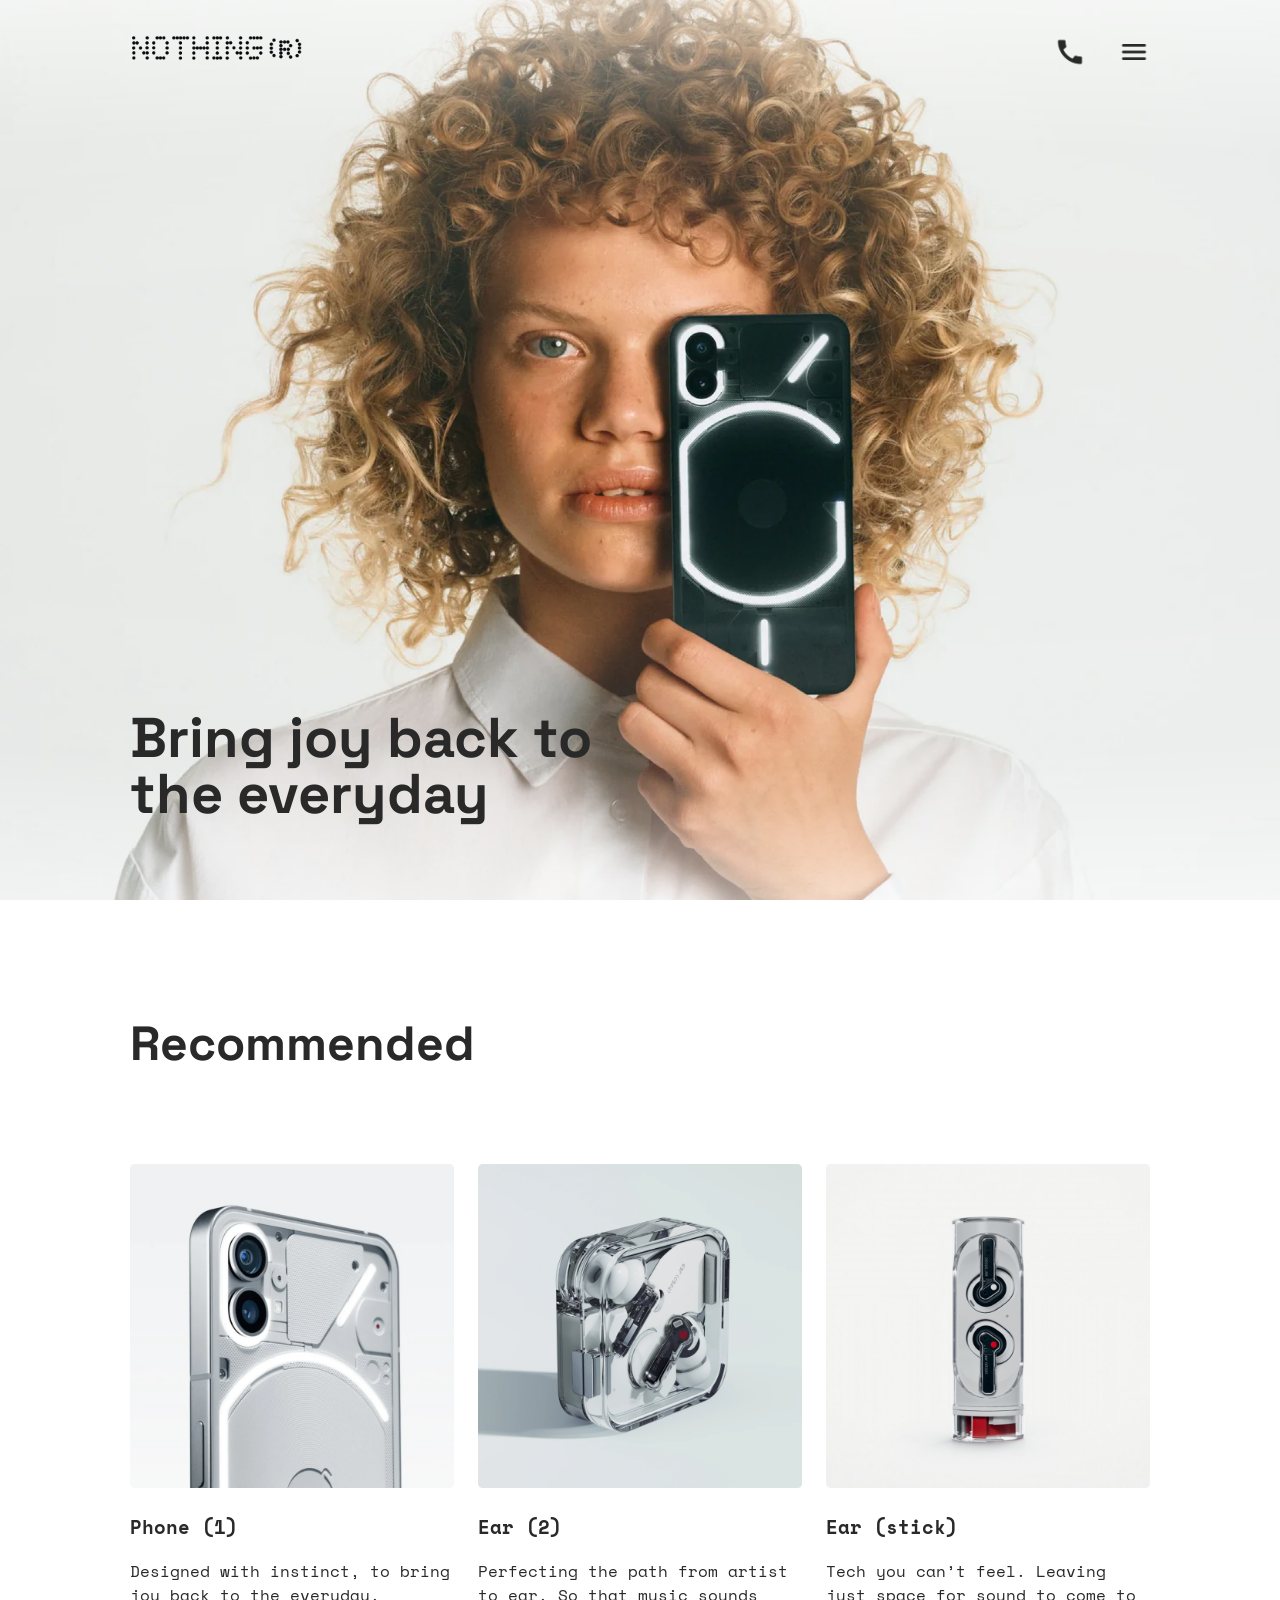
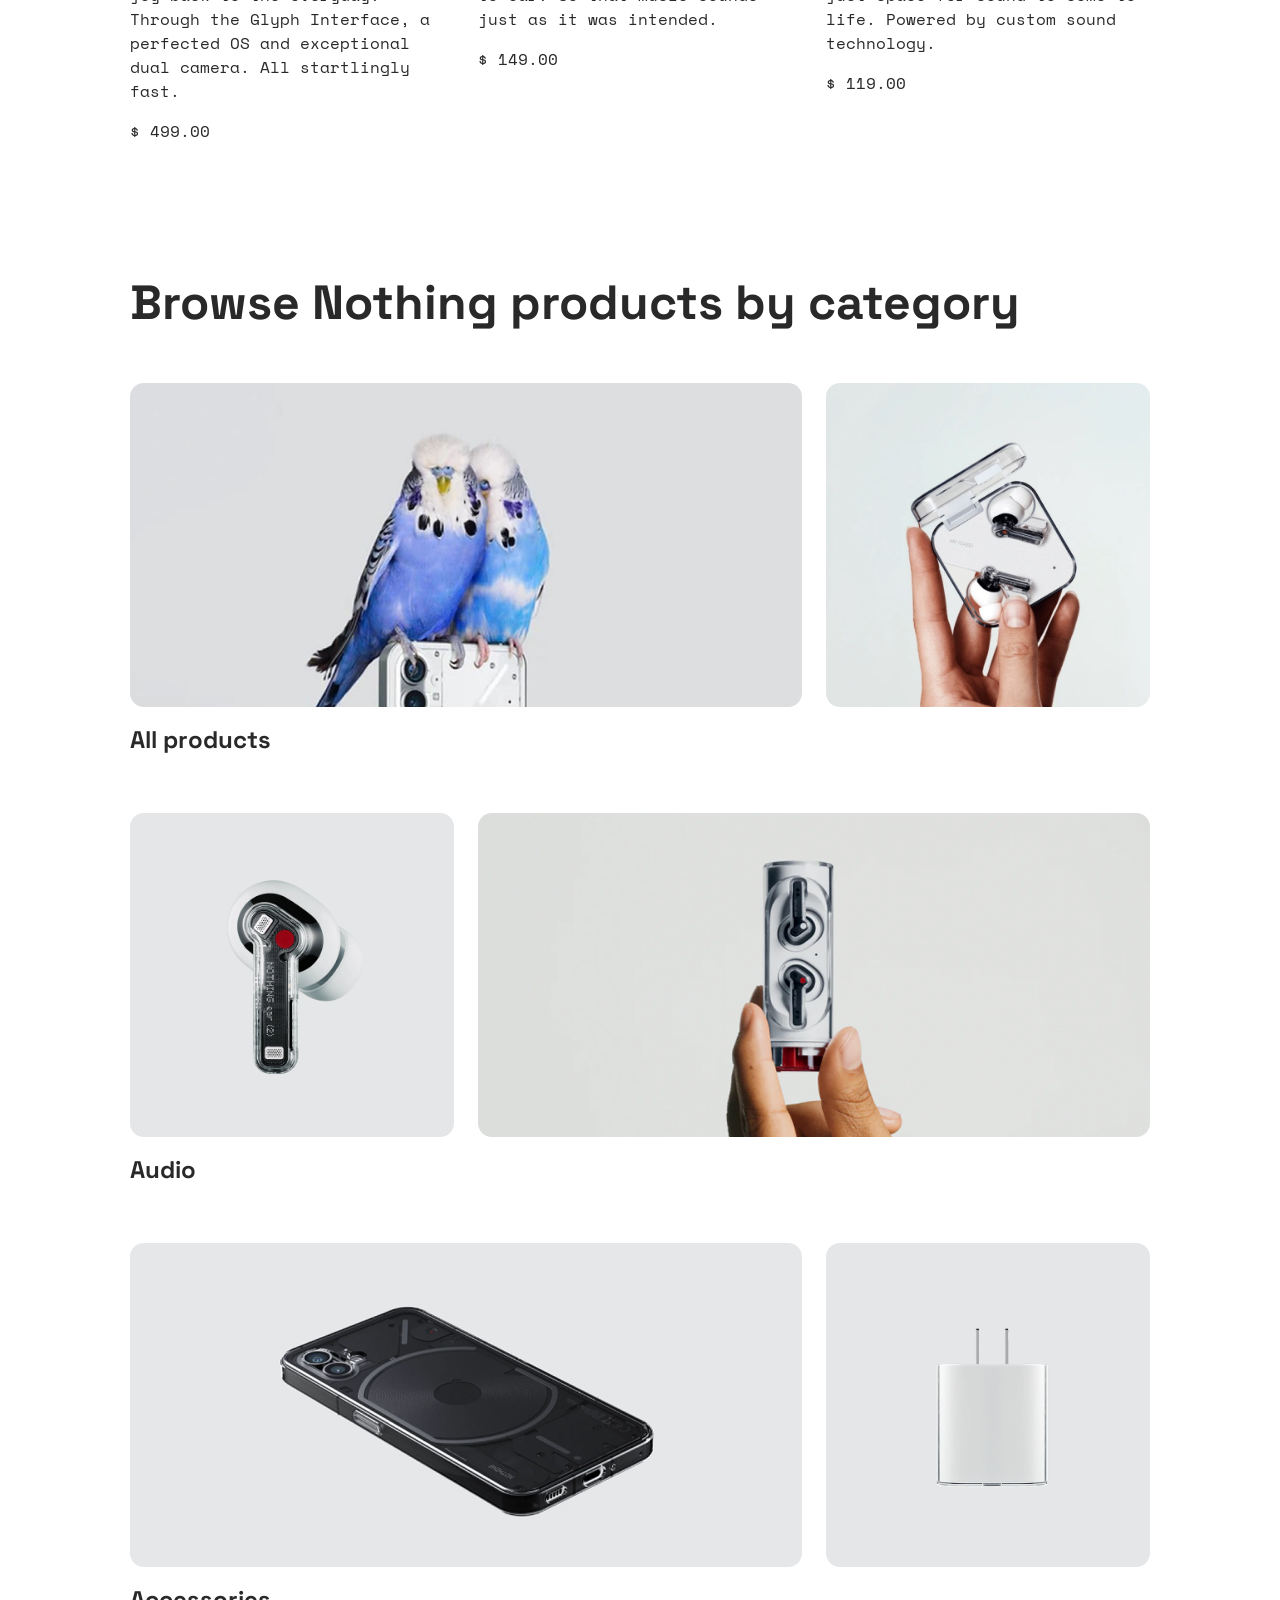
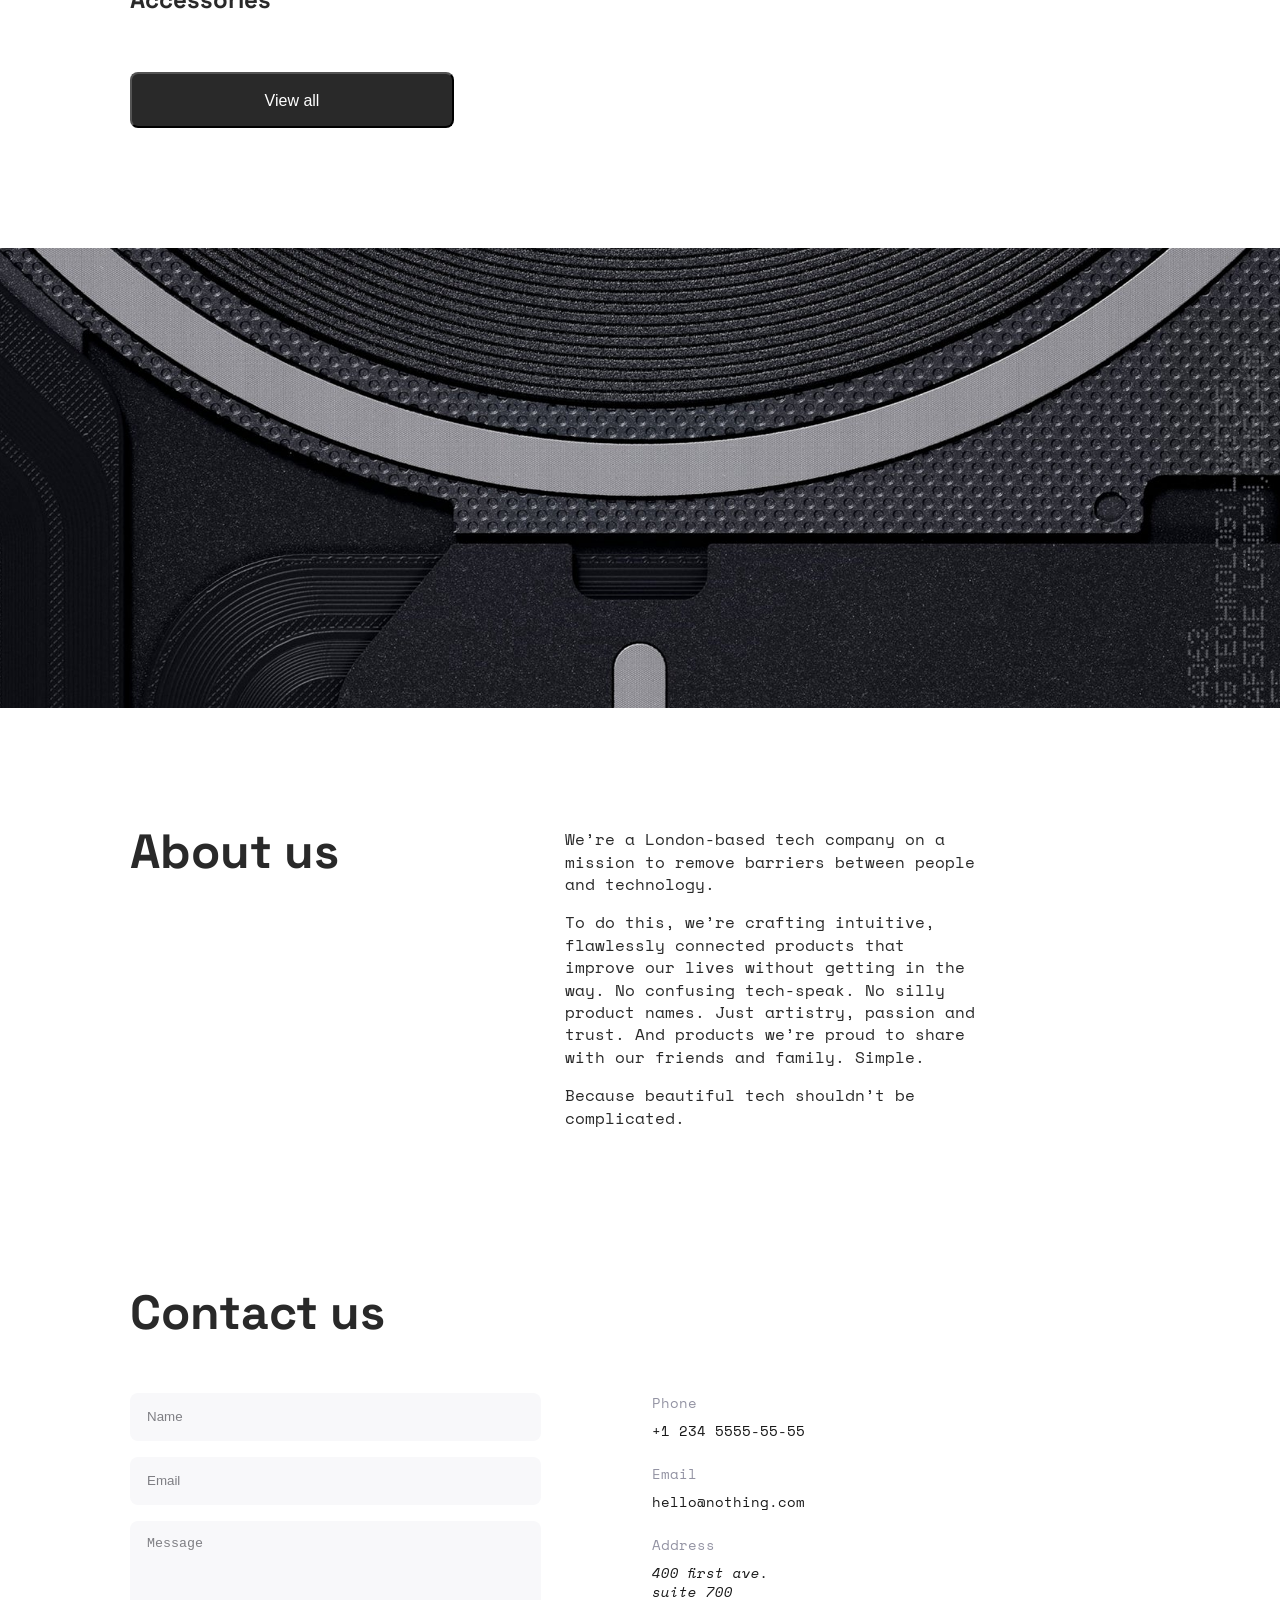
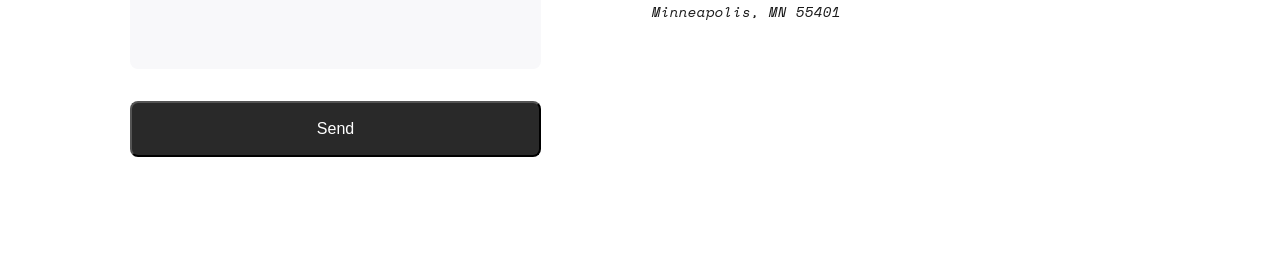
<file: index.html>
<!doctype html><html lang="en" class="page"><head><meta charset="utf-8"><meta name="viewport" content="width=device-width, initial-scale=1.0"><link rel="icon" href="logo.cb9bc2a0.ico"><title>Nothing</title><link rel="stylesheet" href="index.476c920a.css"><link rel="preconnect" href="https://fonts.googleapis.com"><link rel="preconnect" href="https://fonts.gstatic.com"><link rel="preconnect" href="https://fonts.googleapis.com"><link rel="preconnect" href="https://fonts.gstatic.com"><link href="https://fonts.googleapis.com/css2?family=Space+Mono&display=swap" rel="stylesheet"><link href="https://fonts.googleapis.com/css2?family=Space+Grotesk:wght@300..700&display=swap" rel="stylesheet"><script src="index.cabb280d.js" defer></script></head><body class="page__body"> <header class="header"> <div class="container"> <div class="header__content"> <div class="top-bar"> <a href="#" class="top-bar__logo-link"> <img src="logo.dfeb11ff.png" alt="logo-nothing" class="top-bar__logo"> </a> <div class="top-bar__icons"> <div class="icon--phone-wrapper"> <span class="icon--phone-number">+1 234 555-55-55</span> <a href="tel:+1 234 555-55-55" class="icon icon--phone"></a> </div> <a href="#menu" class="icon icon--burger-menu"></a> </div> </div> <div class="header__button"> <h1 class="header__title"> Bring joy back to <br> the everyday </h1> </div> </div> </div> </header> <aside class="menu page__menu" id="menu"> <div class="container"> <div class="menu__top"> <div class="top-bar"> <a href="#" class="top-bar__logo-link"> <img src="logo.dfeb11ff.png" alt="logo-nothing" class="top-bar__logo"> </a> <div class="top-bar__icons"> <a href="#" class="icon icon--close"></a> </div> </div> </div> <div class="menu__bottom"> <nav class="menu__nav nav"> <ul class="nav__list"> <li class="nav__item"> <a href="#recomended" class="nav__link"> Products </a> </li> <li class="nav__item"> <a href="#categories" class="nav__link"> Store </a> </li> <li class="nav__item"> <a href="#about-us" class="nav__link"> Login </a> </li> <li class="nav__item"> <a href="#contact-us" class="nav__link"> Cart(0) </a> </li> </ul> </nav> <a href="tel:+1 234 5555-55-55" class="menu__phone-number"> +1 234 5555-55-55 </a> <a href="tel:+1 234 5555-55-55" class="menu__call-to-order"> call to order </a> </div> </div> </aside> <main class="main"> <div class="container"> <div class="main__content"> <section class="recomended" id="recomended"> <div class="recomended__products"> <h2 class="recomended__title section-title">Recommended</h2> <article class="product recomended__product"> <img src="phone.b78196ab.png" alt="Phone (1)" class="product__photo"> <h3 class="product__title">Phone (1)</h3> <p class="product__description"> Designed with instinct, to bring joy back to the everyday. Through the Glyph Interface, a perfected OS and exceptional dual camera. All startlingly fast. </p> <p class="product__price">$ 499.00</p> </article> <article class="product recomended__product"> <img src="ear.ba0a35a8.png" alt="Ear (2)" class="product__photo"> <h3 class="product__title">Ear (2)</h3> <p class="product__description"> Perfecting the path from artist to ear. So that music sounds just as it was intended. </p> <p class="product__price">$ 149.00</p> </article> <article class="product recomended__product"> <img src="ear(stick).1b406d7c.png" alt="Ear (stick)" class="product__photo"> <h3 class="product__title">Ear (stick)</h3> <p class="product__description"> Tech you can’t feel. Leaving just space for sound to come to life. Powered by custom sound technology. </p> <p class="product__price">$ 119.00</p> </article> </div> </section> <section class="categories" id="categories"> <h2 class="section-title">Browse Nothing products by category</h2> <div class="categories__wrapper"> <article class="category"> <div class="category__photos"> <a href="#" class="category__link category__link--wide"> <img src="nothing%20%20all-products%201.9f4851f3.png" alt="all products" class="category__photo"> </a> <a href="#" class="category__link category__link--square"> <img src="nothing%20%20all-products%202.c315eb86.png" alt="all products" class="category__photo"> </a> </div> <h3 class="category__title">All products</h3> </article> <article class="category"> <div class="category__photos"> <a href="#" class="category__link category__link--square"> <img src="nothing%20%20audio%201.21ecc781.png" alt="audio" class="category__photo"> </a> <a href="#" class="category__link category__link--wide"> <img src="nothing%20%20audio%202.39a09d90.png" alt="audio" class="category__photo"> </a> </div> <h3 class="category__title">Audio</h3> </article> <article class="category"> <div class="category__photos"> <a href="#" class="category__link category__link--wide"> <img src="nothing%20accessories%201.8f9d987b.png" alt="accessories" class="category__photo"> </a> <a href="#" class="category__link category__link--square"> <img src="nothing%20accessories%202.2853ee2a.png" alt="Accessories" class="category__photo"> </a> </div> <h3 class="category__title">Accessories</h3> </article> <div class="categories__button-wrapper"> <button class="button categories__button">View all</button> </div> </div> </section> </div> </div> <section class="promo"></section> <div class="container"> <div class="main__content"> <section class="about-us" id="about-us"> <h2 class="about-us__title section-title">About us</h2> <div class="about-us__content"> <p class="about-us__description"> We’re a London-based tech company on a mission to remove barriers between people and technology. </p> <p class="about-us__description"> To do this, we’re crafting intuitive, flawlessly connected products that improve our lives without getting in the way. No confusing tech-speak. No silly product names. Just artistry, passion and trust. And products we’re proud to share with our friends and family. Simple. </p> <p class="about-us__description"> Because beautiful tech shouldn’t be complicated. </p> </div> </section> <section class="contact-us" id="contact-us"> <h2 class="section-title">Contact us</h2> <div class="contact-us__content"> <form class="contact-us__form"> <div class="contact-us__inputs"> <input type="text" placeholder="Name" class="input input--name" required> <input type="text" placeholder="Email" class="input input--email" required> <textarea name="Message" id="#" class="input input--message" placeholder="Message"></textarea> </div> <button class="button contact-us__button" type="submit"> Send </button> </form> <div class="contact-us__contacts contacts"> <div class="contacts__item"> <p class="contacts__title">Phone</p> <a href="tel:+1 234 5555-55-55" class="contacts__link"> +1 234 5555-55-55 </a> </div> <div class="contacts__item"> <p class="contacts__title">Email</p> <a href="mailto:hello@nothing.com" class="contacts__link"> hello@nothing.com </a> </div> <div class="contacts__item"> <p class="contacts__title">Address</p> <a href="https://maps.app.goo.gl/yAn9y65fgLPXphAs6" target="_blank" class="contacts__link"> <address> 400 first ave. <br> suite 700 <br> Minneapolis, MN 55401 </address> </a> </div> </div> </div> </section> </div> </div> </main> <footer></footer> </body></html>
</file>
<file: index.476c920a.css>
.page{color:#292929;scroll-behavior:smooth;font-family:Space Grotesk,sans-serif;font-weight:700}.page__body{min-width:320px;margin:0}.page__menu{opacity:0;pointer-events:none;transition:all .3s;position:fixed;top:0;left:0;right:0;transform:translate(-100%)}.page__menu:target{opacity:1;pointer-events:all;overflow:hidden;transform:translate(0)}.header{background-image:url(bg.152fd63e.png);background-position:50%;background-size:cover;margin:0}.header__content{-ms-flex-direction:column;flex-direction:column;-ms-flex-pack:justify;justify-content:space-between;height:100vh;display:-ms-flexbox;display:flex}.header__button{padding-bottom:40px}.header__title{letter-spacing:0;font-size:36px;font-weight:700;line-height:100%}@media (min-width:576px){.header__title{font-size:48px}}@media (min-width:1024px){.header__title{font-size:56px}}.top-bar{-ms-flex-pack:justify;justify-content:space-between;padding-top:24px;padding-bottom:24px;display:-ms-flexbox;display:flex}@media (min-width:1024px){.top-bar{padding-top:36px;padding-bottom:36px}}.top-bar__logo-link{display:-ms-flexbox;display:flex}.top-bar__logo{height:16px;transition:transform .3s}.top-bar__logo:hover{transform:scale(1.2)}@media (min-width:576px){.top-bar__logo{height:24px}}.top-bar__icons{gap:24px;display:-ms-flexbox;display:flex}@media (min-width:576px){.top-bar__icons{gap:32px}}.icon{background-position:50%;background-size:cover;width:24px;height:24px;transition:transform .3s;display:block}.icon:hover{transform:scale(1.2)}@media (min-width:576px){.icon{width:32px;height:32px}}.icon--phone{background-image:url(icon-phone-call.7b997b0f.png)}.icon--phone-number{opacity:0;transition:all .3s;transform:translate(-10px)}.icon--phone-wrapper{-ms-flex-align:center;align-items:center;gap:8px;display:-ms-flexbox;display:flex}.icon--phone-wrapper:hover .icon--phone-number{opacity:1;transform:translate(0)}.icon--burger-menu{background-image:url(icon-burger-menu.ad2e2499.png)}.icon--burger-menu:hover{background-image:url(icon-burger-menu-hover.038bca31.png);transform:scale(1.2)}.icon--close{background-image:url(icon-close.3345194f.png)}.menu{box-sizing:border-box;letter-spacing:2px;background-color:#e5e6e8;height:100vh;font-size:22px;font-weight:700;line-height:22px}.menu__top{margin-bottom:32px}.menu__nav{margin-bottom:48px}.menu__phone-number{color:#292929;letter-spacing:2px;text-transform:uppercase;margin-bottom:16px;font-size:16px;font-weight:700;line-height:140%;text-decoration:none;display:block}.menu__call-to-order{color:#292929;letter-spacing:2px;text-transform:uppercase;content:"";border-bottom:1px solid #292929;width:-moz-fit-content;width:fit-content;padding-bottom:8px;font-size:16px;font-weight:700;line-height:140%;text-decoration:none;display:block}.page:has(.page__menu:target){overflow:hidden}.nav__list{-ms-flex-direction:column;flex-direction:column;gap:32px;margin:0;padding:0;list-style:none;display:-ms-flexbox;display:flex}.nav__link{color:#292929;letter-spacing:2px;font-size:22px;line-height:22px;text-decoration:none;position:relative}.nav__link:after{content:"";transform-origin:0;background-color:#292929;width:100%;height:1px;transition:transform .3s;display:block;position:absolute;bottom:-8px;transform:scale(0)}.nav__link:hover:after{transform:scale(1)}.section-title{margin:0 0 48px;font-size:32px;font-weight:700;line-height:32px}@media (min-width:576px){.section-title{margin-bottom:56px;font-size:40px;line-height:40px}}@media (min-width:1024px){.section-title{font-size:48px;line-height:48px}}.main{background-color:#fff}.main__content{row-gap:64px;padding-top:64px;padding-bottom:64px;display:grid}@media (min-width:576px){.main__content{row-gap:120px;padding-top:120px;padding-bottom:120px}}.product{font-family:Space Mono,monospace;font-weight:400}.product__photo{width:100%}.recomended__products{--columns:2;grid-template-columns:repeat(var(--columns),1fr);gap:40px 20px;display:grid}@media (min-width:576px){.recomended__products{--columns:6;column-gap:24px}}@media (min-width:1024px){.recomended__products{--columns:12}}.recomended__title{grid-column:1/-1}@media (min-width:576px){.recomended__title{grid-column:1/-1}}@media (min-width:1024px){.recomended__title{grid-column:span 12}}.recomended__product{grid-column:1/-1}@media (min-width:576px){.recomended__product{grid-column:1/-1}}@media (min-width:1024px){.recomended__product{grid-column:span 4}}.about-us{--columns:2;grid-template-columns:repeat(var(--columns),1fr);column-gap:20px;display:grid}@media (min-width:576px){.about-us{--columns:6;column-gap:24px}}@media (min-width:1024px){.about-us{--columns:12}}.about-us__title{grid-column:1/-1}@media (min-width:576px){.about-us__title{grid-column:1/4}}@media (min-width:1024px){.about-us__title{grid-column:span 5}}.about-us__content{grid-column:1/-1}@media (min-width:576px){.about-us__content{grid-column:4/7}}@media (min-width:1024px){.about-us__content{grid-column:span 5}}.about-us__description{margin:0;font-family:Space Mono,monospace;font-size:16px;font-weight:400;line-height:140%}.about-us__description+.about-us__description{margin-top:16px}.categories__wrapper{row-gap:40px;display:grid}@media (min-width:576px){.categories__wrapper{row-gap:56px}}.categories__button-wrapper{--columns:2;grid-template-columns:repeat(var(--columns),1fr);column-gap:20px;display:grid}@media (min-width:576px){.categories__button-wrapper{--columns:6;column-gap:24px}}@media (min-width:1024px){.categories__button-wrapper{--columns:12}}.categories__button{grid-column:1/-1}@media (min-width:1024px){.categories__button{grid-column:1/5}}.category__photos{--columns:2;grid-template-columns:repeat(var(--columns),1fr);column-gap:20px;margin-bottom:16px;display:grid;position:relative}@media (min-width:576px){.category__photos{--columns:6;column-gap:24px}}@media (min-width:1024px){.category__photos{--columns:12}}.category__link{position:relative}@media (min-width:576px){.category__link--wide{grid-column:span 4}}@media (min-width:1024px){.category__link--wide{grid-column:span 8}}.category__link--square{height:0;padding-bottom:100%}@media (min-width:576px){.category__link--square{grid-column:span 2}}@media (min-width:1024px){.category__link--square{grid-column:span 4}}.category__photo{object-fit:cover;border-radius:14px;width:100%;height:100%;transition:transform .3s;position:absolute;overflow:hidden}.category__photo:hover{transform:scale(1.02)}.category__title{margin:0;font-size:18px;font-weight:700;line-height:140%}@media (min-width:576px){.category__title{font-size:24px}}.promo{background-image:url(bunner.b1a3f41b.png);background-position:50%;background-repeat:no-repeat;background-size:cover;width:100%;height:200px;position:relative;left:0;right:0}@media (min-width:576px){.promo{height:400px}}@media (min-width:1024px){.promo{height:460px}}.contact-us{padding-top:40px}.contact-us__content{--columns:2;grid-template-columns:repeat(var(--columns),1fr);column-gap:20px;font-family:Space Mono,monospace;font-size:14px;font-weight:400;line-height:140%;display:grid}@media (min-width:576px){.contact-us__content{--columns:6;column-gap:24px}}@media (min-width:1024px){.contact-us__content{--columns:12}}.contact-us__form{grid-column:1/-1}@media (min-width:1024px){.contact-us__form{grid-column:1/6}}.contact-us__contacts{grid-column:1/-1}@media (min-width:1024px){.contact-us__contacts{grid-column:7/-1}}.contact-us__inputs{-ms-flex-direction:column;flex-direction:column;gap:16px;display:-ms-flexbox;display:flex}.contact-us__button{margin-top:32px}.input{box-sizing:border-box;color:#292929;background-color:#f8f8fa;border:1px solid transparent;border-radius:8px;width:100%;height:48px;padding:14px 16px;transition:all .3s}.input::placeholder{color:#7e7e83}.input::placeholder{color:#7e7e83}.input:hover{border-color:#d5d7de}.input:hover::placeholder{color:#292929}.input:hover::placeholder{color:#292929}.input:focus{color:#292929;border-color:#292929}.input--message{resize:none;height:148px}.button{color:#fff;background-color:#292929;border-radius:8px;justify-self:center;width:100%;height:56px;padding:0;font-size:16px;line-height:27px;transition:all .3s}.button:hover{color:#292929;background-color:#f8f8fa;border:2px solid #f0f1f4}.button:active{color:#fff;background-color:#111}.contacts{-ms-flex-direction:column;flex-direction:column;gap:24px;margin-top:48px;display:-ms-flexbox;display:flex}@media (min-width:576px){.contacts{margin-top:80px}}@media (min-width:1024px){.contacts{margin-top:0}}.contacts__item{-ms-flex-direction:column;flex-direction:column;gap:8px;display:-ms-flexbox;display:flex}.contacts__title{color:#9393a3;margin:0}.contacts__link{color:#191919;font-style:16px;text-decoration:none}.container{padding-left:20px;padding-right:20px}@media (min-width:576px){.container{padding-left:72px;padding-right:72px}}@media (min-width:1024px){.container{max-width:1020px;margin-left:auto;margin-right:auto;padding-left:120px;padding-right:120px}}
/*# sourceMappingURL=index.476c920a.css.map */
</file>
